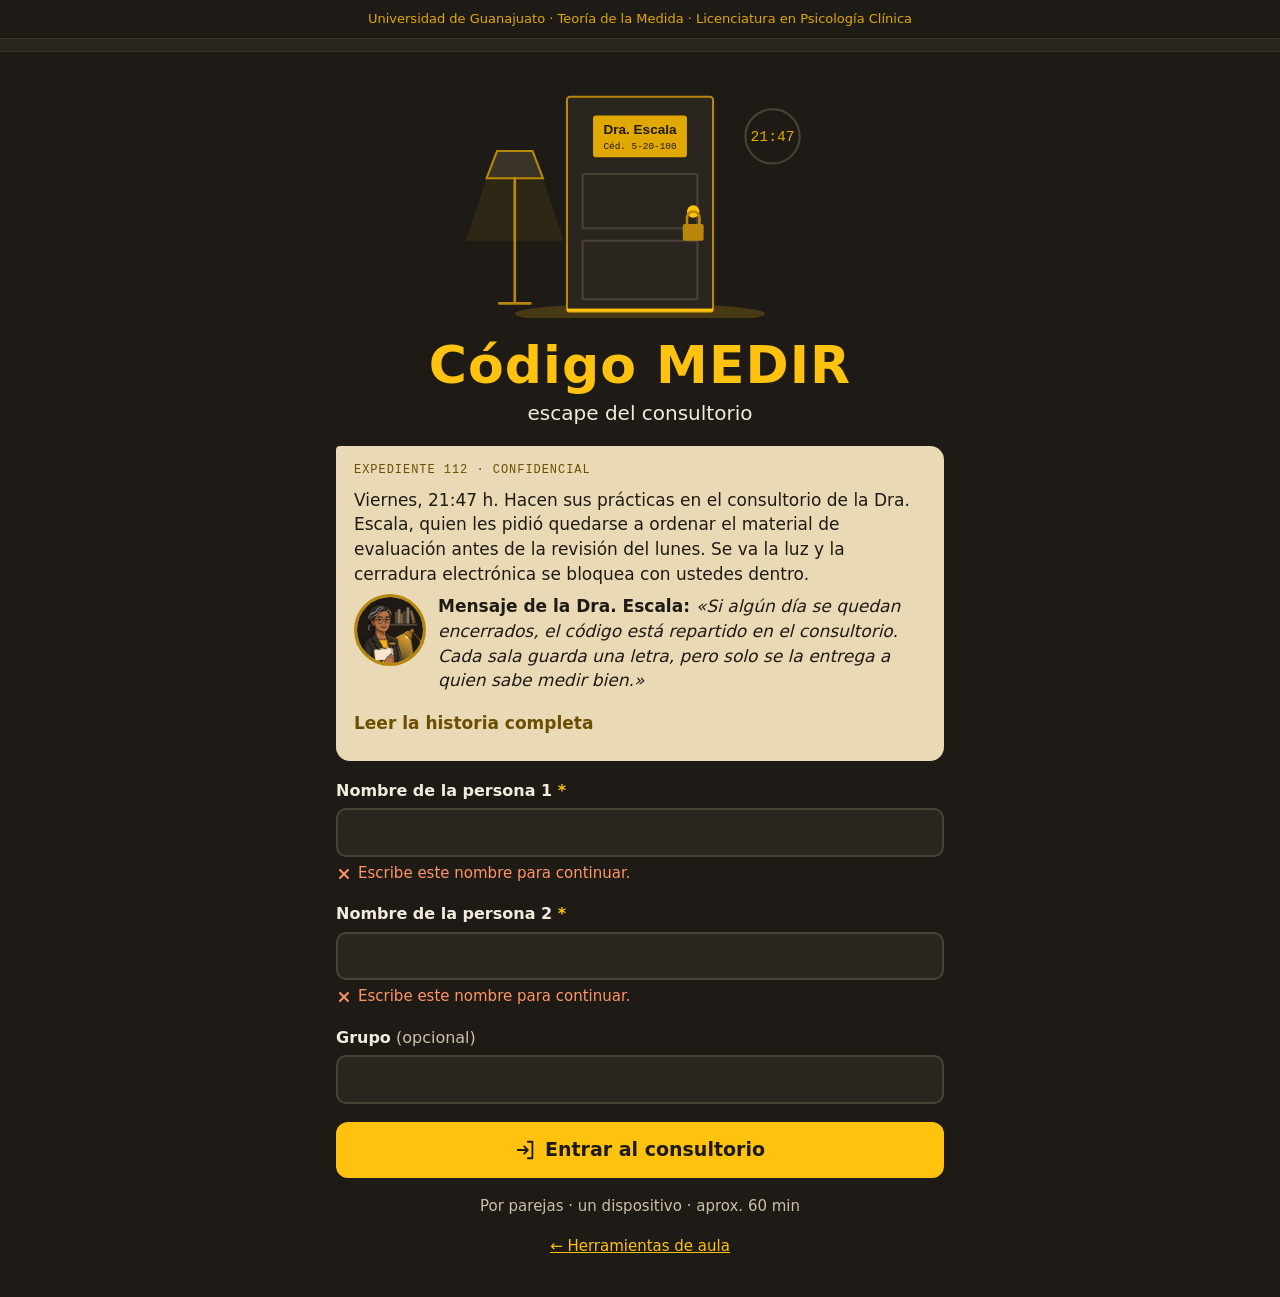
<file: escape-consultorio/index.html>
<!doctype html>
<html lang="es-MX">
<head>
  <meta charset="utf-8">
  <meta name="viewport" content="width=device-width, initial-scale=1">
  <title>Código MEDIR: escape del consultorio</title>
  <meta name="description" content="Escape room educativo de repaso para Teoría de la Medida (Psicología Clínica, Universidad de Guanajuato).">
  <meta name="theme-color" content="#1E1B16">
  <link rel="icon" href="data:image/svg+xml,%3Csvg xmlns='http://www.w3.org/2000/svg' viewBox='0 0 64 64'%3E%3Crect width='64' height='64' rx='14' fill='%231E1B16'/%3E%3Crect x='17' y='30' width='30' height='24' rx='4' fill='%23FFC20E'/%3E%3Cpath d='M23 30v-8a9 9 0 0 1 18 0v8' fill='none' stroke='%23FFC20E' stroke-width='5'/%3E%3C/svg%3E">
  <link rel="stylesheet" href="css/estilos.css">
</head>
<body>
  <a class="saltar" href="#principal">Saltar al contenido</a>
  <header class="encabezado">
    <p id="encabezado-texto">Universidad de Guanajuato · Teoría de la Medida · Licenciatura en Psicología Clínica</p>
  </header>
  <div id="barra" class="barra" hidden></div>
  <main id="principal" tabindex="-1">
    <noscript><p class="aviso">Esta actividad necesita JavaScript activado en el navegador.</p></noscript>
  </main>
  <div id="avisos" class="sr-only" aria-live="polite"></div>
  <script src="js/contenido.js"></script>
  <script src="js/app.js"></script>
</body>
</html>
</file>
<file: escape-consultorio/css/estilos.css>
/* Código MEDIR · escape del consultorio
   Paleta: consultorio nocturno + dorados de la identidad UG. */
:root {
  --noche: #1E1B16;
  --noche-2: #14120E;
  --tarjeta: #2A261F;
  --tarjeta-2: #3A3428;
  --linea: #4A4235;
  --texto: #F3EBDD;
  --suave: #CDBFA8;
  --apagado: #A39680;
  --oro: #FFC20E;
  --laton: #E0A800;
  --oro-viejo: #B8860B;
  --manila: #E9D9B5;
  --tinta-manila: #1E1B16;
  --bien: #74D3AE;
  --bien-fondo: #1F3A30;
  --mal: #FF9466;
  --mal-fondo: #43281C;
  --uv: #C3A6FF;
  --uv-fondo: #2B2240;
  --radio: 14px;
  --fuente: Calibri, Carlito, "Segoe UI", system-ui, -apple-system, Roboto, Arial, sans-serif;
  --mono: Consolas, Menlo, "Courier New", monospace;
}

* { box-sizing: border-box; }
html { -webkit-text-size-adjust: 100%; }
body {
  margin: 0;
  background: var(--noche);
  color: var(--texto);
  font-family: var(--fuente);
  font-size: 17px;
  line-height: 1.45;
  overflow-x: hidden;
}
body.uv { background: #1B1726; }
img, svg { max-width: 100%; }
h1, h2, h3 { line-height: 1.15; margin: 0; }
p { margin: 0; }
a { color: var(--oro); }
button, input, textarea, select { font: inherit; color: inherit; }

:focus-visible {
  outline: 3px solid var(--oro);
  outline-offset: 3px;
  border-radius: 6px;
}
h1[tabindex="-1"]:focus, main:focus { outline: none; }
.sr-only {
  position: absolute !important; width: 1px; height: 1px; padding: 0; margin: -1px;
  overflow: hidden; clip: rect(0, 0, 0, 0); white-space: nowrap; border: 0;
}
.saltar { position: absolute; left: -999px; top: 0; background: var(--oro); color: var(--noche); padding: 10px 14px; z-index: 10; font-weight: 700; }
.saltar:focus { left: 8px; top: 8px; }

.encabezado {
  padding: 10px 16px;
  border-bottom: 1px solid var(--tarjeta-2);
  text-align: center;
}
.encabezado p { font-size: 13px; color: var(--laton); line-height: 1.35; }

/* ---------- Barra de estado ---------- */
.barra {
  position: sticky; top: 0; z-index: 5;
  display: flex; align-items: center; justify-content: space-between; gap: 8px;
  padding: 6px 12px;
  background: var(--tarjeta);
  border-bottom: 1px solid var(--tarjeta-2);
}
.barra .dato { display: flex; align-items: center; gap: 6px; font-size: 15px; color: var(--suave); white-space: nowrap; }
.barra .dato strong { color: var(--texto); font-size: 17px; }
.barra .reloj { font-family: var(--mono); color: var(--oro); font-size: 16px; }
.barra .reloj-icono { color: var(--oro); }
.barra .boton-mapa {
  min-height: 44px; display: inline-flex; align-items: center; gap: 4px;
  padding: 0 8px; color: var(--oro); background: none; border: 0; font-weight: 700; cursor: pointer;
}

main { max-width: 640px; margin: 0 auto; padding: 18px 16px 40px; outline: none; }
.pantalla { display: flex; flex-direction: column; gap: 18px; }
.aviso { padding: 16px; background: var(--mal-fondo); border-radius: var(--radio); }

/* ---------- Botones ---------- */
.btn {
  min-height: 48px; padding: 10px 20px;
  border-radius: 12px; border: 2px solid transparent;
  font-size: 17px; font-weight: 700; cursor: pointer;
  display: inline-flex; align-items: center; justify-content: center; gap: 8px;
  text-decoration: none; text-align: center;
}
.btn-primario { background: var(--oro); color: var(--noche); }
.btn-primario:hover { background: #FFD24D; }
.btn-secundario { background: transparent; border-color: var(--oro-viejo); color: var(--oro); }
.btn-secundario:hover { background: rgba(255, 194, 14, .08); }
.btn-texto { background: none; border: 0; color: var(--suave); text-decoration: underline; font-weight: 400; padding: 10px 14px; }
.btn[disabled], .btn[aria-disabled="true"] { opacity: .5; cursor: not-allowed; }
.btn-grande { min-height: 56px; font-size: 19px; width: 100%; }
.fila-botones { display: flex; gap: 10px; flex-wrap: wrap; }
.fila-botones .btn { flex: 1 1 140px; }

/* ---------- Tarjetas ---------- */
.tarjeta { background: var(--tarjeta); border-radius: var(--radio); padding: 16px; display: flex; flex-direction: column; gap: 10px; }
.manila {
  background: var(--manila); color: var(--tinta-manila);
  border-radius: 4px 14px 14px 14px; padding: 16px 18px;
  display: flex; flex-direction: column; gap: 8px;
}
.manila a { color: #6B4E00; }
.etiqueta-mono { font-family: var(--mono); font-size: 12px; letter-spacing: .08em; text-transform: uppercase; }
.manila .etiqueta-mono { color: #6B4E00; }
.subtitulo-oro { font-size: 13px; font-weight: 700; letter-spacing: .08em; text-transform: uppercase; color: var(--laton); }

/* ---------- Inicio ---------- */
.puerta-inicio { display: block; width: 100%; height: auto; max-height: 240px; }
.titulo-juego { text-align: center; display: flex; flex-direction: column; gap: 4px; }
.titulo-juego h1 { font-size: 44px; color: var(--oro); letter-spacing: .02em; }
.titulo-juego p { font-size: 20px; }
.mensaje-doctora { display: flex; gap: 12px; align-items: flex-start; }
.mensaje-doctora img { width: 72px; height: 72px; border-radius: 50%; object-fit: cover; object-position: 50% 15%; border: 3px solid var(--oro-viejo); flex-shrink: 0; }
details.historia summary { cursor: pointer; font-weight: 700; color: #6B4E00; min-height: 44px; display: flex; align-items: center; }
details.historia p + p { margin-top: 8px; }
.campo { display: flex; flex-direction: column; gap: 6px; }
.campo label { font-weight: 700; font-size: 16px; }
.campo .opcional { font-weight: 400; color: var(--suave); }
.campo input, .campo textarea {
  min-height: 48px; padding: 10px 14px; border-radius: 10px;
  border: 2px solid var(--linea); background: var(--tarjeta); color: var(--texto); font-size: 17px; width: 100%;
}
.campo input:focus, .campo textarea:focus { border-color: var(--oro); }
.campo input[aria-invalid="true"] { border-color: var(--mal); }
.error-campo { color: var(--mal); font-size: 15px; display: flex; gap: 6px; align-items: center; }
.nota-pie { text-align: center; color: var(--suave); font-size: 15px; }

/* ---------- Mapa ---------- */
.letras { display: grid; grid-template-columns: repeat(5, minmax(0, 1fr)); gap: 8px; }
.ficha {
  height: 62px; border-radius: 10px;
  display: flex; align-items: center; justify-content: center;
  font-family: var(--mono); font-weight: 700; font-size: 32px;
  background: var(--tarjeta); border: 2px solid var(--oro); color: var(--oro);
}
.ficha.vacia { background: transparent; border: 2px dashed #6B604E; color: #8F826C; font-size: 20px; font-family: var(--fuente); }
.puertas { display: flex; flex-direction: column; gap: 10px; }
.puerta {
  display: flex; align-items: center; gap: 14px; width: 100%;
  min-height: 72px; padding: 12px 14px; border-radius: var(--radio);
  background: var(--tarjeta); border: 2px solid var(--tarjeta-2); color: var(--texto); text-align: left; cursor: pointer;
}
.puerta .icono { width: 44px; height: 44px; flex-shrink: 0; color: var(--oro); }
.puerta .info { flex: 1; display: flex; flex-direction: column; min-width: 0; }
.puerta .num { font-size: 14px; color: var(--suave); }
.puerta .nombre { font-size: 18px; font-weight: 700; }
.puerta .estado { display: flex; flex-direction: column; align-items: center; font-size: 13px; gap: 2px; flex-shrink: 0; min-width: 62px; }
.puerta.hecha .estado { color: var(--bien); }
.puerta.siguiente { background: #33291A; border-color: var(--oro); box-shadow: 0 0 24px rgba(255, 194, 14, .16); }
.puerta.siguiente .num { color: var(--oro); }
.puerta.siguiente .estado span.entrar { background: var(--oro); color: var(--noche); font-weight: 700; padding: 8px 12px; border-radius: 10px; font-size: 15px; }
.puerta.cerrada { background: #24211B; border-color: #2F2A22; cursor: not-allowed; }
.puerta.cerrada .icono, .puerta.cerrada .num, .puerta.cerrada .nombre, .puerta.cerrada .estado { color: var(--apagado); }
.puerta.final { border-style: dashed; }
.librero { display: flex; flex-direction: column; align-items: center; gap: 4px; margin-top: 4px; }
.librero svg { width: 100%; max-width: 360px; height: auto; }
.librero p { font-size: 13px; color: var(--apagado); }

/* ---------- Sala ---------- */
.cabeza-sala { display: flex; gap: 14px; align-items: center; }
.cabeza-sala .icono { width: 64px; height: 64px; flex-shrink: 0; color: var(--oro); }
.cabeza-sala .titulos { flex: 1; display: flex; flex-direction: column; gap: 2px; min-width: 0; }
.cabeza-sala h1 { font-size: 26px; }
.boton-uv {
  width: 52px; height: 52px; flex-shrink: 0; border-radius: 14px;
  border: 2px solid var(--linea); background: var(--tarjeta); color: var(--suave);
  display: flex; align-items: center; justify-content: center; cursor: pointer; padding: 0;
}
.boton-uv[aria-pressed="true"] { border-color: var(--uv); background: var(--uv-fondo); color: var(--uv); box-shadow: 0 0 18px rgba(195, 166, 255, .35); }
.nota-uv {
  border: 2px dashed var(--uv); border-radius: 12px; padding: 12px 14px;
  background: var(--uv-fondo); color: #DCCBFF; display: flex; gap: 12px; align-items: flex-start;
  animation: aparecer .4s ease-out;
}
.nota-uv img { width: 44px; height: 44px; border-radius: 50%; object-fit: cover; object-position: 50% 15%; flex-shrink: 0; filter: hue-rotate(220deg) saturate(.7); }
.nota-uv .etiqueta-mono { color: var(--uv); }
.nota-uv p { font-style: italic; }
.progreso { display: flex; gap: 6px; }
.progreso span { flex: 1; height: 6px; border-radius: 3px; background: var(--tarjeta-2); }
.progreso span.lleno { background: var(--oro); }
.cartel { background: var(--tarjeta); border: 1px solid var(--linea); border-radius: var(--radio); padding: 4px 16px; }
.cartel summary { cursor: pointer; font-weight: 700; color: var(--oro); min-height: 44px; display: flex; align-items: center; }
.cartel ul { margin: 0 0 12px; padding-left: 20px; display: flex; flex-direction: column; gap: 4px; }
.cartel p { margin-bottom: 8px; }
.consigna { font-size: 18px; }
.vale { text-align: center; color: var(--suave); font-size: 15px; }
.vale strong { color: var(--texto); }
.pista-caja { border: 2px solid var(--oro-viejo); border-radius: 12px; padding: 12px 14px; display: flex; gap: 10px; align-items: flex-start; background: #2E2614; }
.pista-caja svg { flex-shrink: 0; color: var(--oro); }

/* Clasificar */
.mazo { display: flex; flex-wrap: wrap; gap: 8px; }
.carta {
  min-height: 48px; padding: 8px 12px; border-radius: 10px; border: 2px solid transparent;
  background: var(--manila); color: var(--tinta-manila); font-size: 16px; text-align: left; cursor: pointer;
}
.carta[aria-pressed="true"] { outline: 3px solid var(--oro); outline-offset: 2px; font-weight: 700; }
.carta[aria-pressed="true"]::before { content: "▸ "; }
.mazo-vacio { color: var(--suave); font-size: 15px; }
.cajones { display: flex; flex-direction: column; gap: 10px; }
.cajon { border: 2px solid var(--linea); border-radius: 12px; background: var(--tarjeta); overflow: hidden; }
.cajon.activo { border-color: var(--oro-viejo); }
.cajon-boton {
  width: 100%; min-height: 52px; display: flex; justify-content: space-between; align-items: center; gap: 10px;
  padding: 10px 14px; background: var(--tarjeta-2); border: 0; color: var(--texto); cursor: pointer; text-align: left;
}
.cajon-boton .nombre { font-weight: 700; font-size: 17px; }
.cajon-boton .accion { font-size: 14px; color: var(--oro); }
.cajon-boton .tirador { width: 36px; height: 8px; border-radius: 4px; background: var(--oro-viejo); flex-shrink: 0; }
.cajon-contenido { display: flex; flex-wrap: wrap; gap: 6px; padding: 10px 12px; min-height: 44px; }
.cajon-contenido .vacio { color: var(--apagado); font-size: 14px; align-self: center; }
.ficha-colocada {
  min-height: 44px; padding: 6px 10px; border-radius: 8px; border: 2px solid transparent;
  background: var(--linea); color: var(--texto); font-size: 15px; text-align: left; cursor: pointer;
  display: inline-flex; align-items: center; gap: 6px;
}
.ficha-colocada[aria-pressed="true"] { outline: 3px solid var(--oro); outline-offset: 2px; }
.marca-bien { border-color: var(--bien) !important; }
.marca-mal { border-color: var(--mal) !important; }
.simbolo { font-weight: 700; }
.simbolo.bien { color: var(--bien); }
.simbolo.mal { color: var(--mal); }

/* Ordenar */
.lista-orden { list-style: none; margin: 0; padding: 0; display: flex; flex-direction: column; gap: 8px; }
.fila-orden {
  display: flex; align-items: center; gap: 8px;
  background: var(--manila); color: var(--tinta-manila);
  border-radius: 10px; padding: 6px 6px 6px 10px; border: 3px solid transparent;
}
.fila-orden.movida { animation: resaltar .6s ease-out; }
.fila-orden .pos { font-family: var(--mono); font-weight: 700; color: #6B4E00; min-width: 28px; font-size: 15px; text-align: center; }
.fila-orden .pos.etiqueta { min-width: 58px; font-size: 13px; }
.fila-orden .texto { flex: 1; font-size: 16px; min-width: 0; }
.fila-orden .flechas { display: flex; flex-direction: column; gap: 4px; }
.flecha {
  width: 44px; height: 40px; border-radius: 8px; border: 0;
  background: var(--noche); color: var(--oro); cursor: pointer; display: flex; align-items: center; justify-content: center;
}
.flecha[disabled] { opacity: .25; cursor: default; }
.fila-orden .simbolo { min-width: 18px; text-align: center; }
.fila-orden .simbolo.bien { color: #1B6B4C; }
.fila-orden .simbolo.mal { color: #A8401A; }
.fila-orden.marca-bien { border-color: #1B6B4C !important; }
.fila-orden.marca-mal { border-color: #C4511F !important; }

/* Emparejar y opciones */
fieldset { border: 0; margin: 0; padding: 0; min-width: 0; }
.pregunta { background: var(--tarjeta); border-radius: var(--radio); padding: 14px; display: flex; flex-direction: column; gap: 10px; border: 2px solid transparent; }
.pregunta legend { font-size: 17px; font-weight: 700; padding: 0; margin-bottom: 10px; float: left; width: 100%; }
.pregunta legend + * { clear: both; }
.opcion {
  display: flex; gap: 10px; align-items: flex-start; min-height: 48px; padding: 10px 12px;
  border-radius: 10px; border: 2px solid var(--linea); background: var(--noche); cursor: pointer;
}
.opcion input { width: 22px; height: 22px; margin: 1px 0 0; flex-shrink: 0; accent-color: var(--oro); }
.opcion:has(input:checked) { border-color: var(--oro); background: #33291A; }
.opcion:has(input:focus-visible) { outline: 3px solid var(--oro); outline-offset: 2px; }
.opciones-en-linea { display: flex; gap: 8px; flex-wrap: wrap; }
.opciones-en-linea .opcion { flex: 1 1 120px; align-items: center; }
select.selector {
  width: 100%; min-height: 48px; padding: 8px 12px; border-radius: 10px;
  border: 2px solid var(--linea); background: var(--noche); color: var(--texto); font-size: 16px;
}
select.selector:focus { border-color: var(--oro); }
.retro-item { font-size: 15px; display: flex; gap: 6px; align-items: flex-start; }
.retro-item.bien { color: var(--bien); }
.retro-item.mal { color: var(--mal); }
.retro-item span:last-child { color: var(--texto); }

/* Retroalimentación general */
.retro { display: flex; gap: 10px; align-items: flex-start; padding: 12px 14px; border-radius: 12px; border: 2px solid; animation: aparecer .3s ease-out; }
.retro svg { flex-shrink: 0; margin-top: 2px; }
.retro.bien { background: var(--bien-fondo); border-color: var(--bien); }
.retro.mal { background: var(--mal-fondo); border-color: var(--mal); }
.retro .cuerpo { display: flex; flex-direction: column; gap: 6px; }
.retro ul { margin: 4px 0 0; padding-left: 18px; display: flex; flex-direction: column; gap: 4px; }

/* Redactar */
.indicador { font-size: 19px; font-weight: 700; color: var(--oro); }
.contador { font-size: 14px; color: var(--suave); text-align: right; }
.revisiones { list-style: none; margin: 0; padding: 0; display: flex; flex-direction: column; gap: 6px; }
.revisiones li { display: flex; gap: 8px; align-items: flex-start; font-size: 15px; }
.revisiones li.ok .simbolo { color: var(--bien); }
.revisiones li.no .simbolo { color: var(--mal); }
.casilla { display: flex; gap: 10px; align-items: center; min-height: 44px; cursor: pointer; }
.casilla input { width: 24px; height: 24px; accent-color: var(--oro); flex-shrink: 0; }

/* ---------- Revelación de letra ---------- */
.revelacion { align-items: center; text-align: center; padding-top: 12px; }
.candado { width: 200px; height: 150px; }
.candado .arco { transform-origin: 122px 74px; animation: abrir-arco .9s .3s ease-out both; }
.candado .rayos { animation: aparecer .6s 1s ease-out both; }
.superada { color: var(--bien); font-weight: 700; letter-spacing: .1em; font-size: 15px; display: inline-flex; gap: 6px; align-items: center; }
.letra-grande {
  width: 120px; height: 140px; border-radius: 18px; margin: 0 auto;
  background: var(--tarjeta); border: 3px solid var(--oro); box-shadow: 0 0 48px rgba(255, 194, 14, .35);
  display: flex; align-items: center; justify-content: center;
  font-family: var(--mono); font-size: 88px; font-weight: 700; color: var(--oro);
  animation: brotar .8s 1.1s cubic-bezier(.2, 1.4, .4, 1) both;
}
.desglose { display: flex; flex-wrap: wrap; justify-content: center; gap: 4px 12px; color: var(--suave); font-size: 15px; }
.desglose strong { color: var(--texto); font-size: 22px; }
.revelacion .manila { text-align: left; width: 100%; }

/* ---------- Puerta final ---------- */
.marco-puerta { perspective: 900px; align-self: center; width: 270px; max-width: 100%; }
.hoja-puerta {
  padding: 24px 16px 22px; border-radius: 6px 6px 0 0;
  background: var(--tarjeta); border: 3px solid var(--oro-viejo); border-bottom: 0;
  display: flex; flex-direction: column; align-items: center; gap: 16px;
  transform-origin: left center; transition: transform 1.4s ease-in-out;
}
.marco-puerta.abierta { background: radial-gradient(circle at 50% 50%, #FFE9A8, var(--oro) 70%); border-radius: 6px 6px 0 0; }
.marco-puerta.abierta .hoja-puerta { transform: rotateY(-100deg); }
.placa-salida { width: 96px; height: 28px; border-radius: 3px; background: var(--laton); color: var(--noche); font-size: 13px; font-weight: 700; display: flex; align-items: center; justify-content: center; }
.casillas { display: grid; grid-template-columns: repeat(5, minmax(0, 1fr)); gap: 6px; width: 100%; }
.casilla-letra {
  height: 52px; border-radius: 8px; background: var(--noche-2); border: 2px solid #6B604E;
  display: flex; align-items: center; justify-content: center;
  font-family: var(--mono); font-size: 28px; font-weight: 700; color: var(--oro);
}
.teclas { display: grid; grid-template-columns: repeat(5, minmax(0, 1fr)); gap: 8px; }
.tecla {
  height: 60px; border-radius: 12px; border: 2px solid var(--oro); background: var(--tarjeta); color: var(--oro);
  font-family: var(--mono); font-size: 28px; font-weight: 700; cursor: pointer;
}
.tecla[disabled] { border-style: dashed; border-color: var(--linea); color: #6B604E; background: transparent; cursor: default; }

/* ---------- Final y constancia ---------- */
.retrato { width: 100%; max-width: 300px; align-self: center; border-radius: 16px; border: 3px solid var(--oro-viejo); box-shadow: 0 0 40px rgba(255, 194, 14, .2); }
.final-escena { text-align: center; }
.constancia {
  background: #F7F0E1; color: var(--noche); border-radius: 8px; padding: 22px 18px;
  border-top: 6px solid var(--oro); display: flex; flex-direction: column; gap: 14px;
}
.constancia .encabezado-c { font-size: 12px; color: #5C4A1E; text-align: center; }
.constancia .titulo-c { display: flex; align-items: center; gap: 12px; }
.constancia .titulo-c h1 { font-size: 28px; }
.constancia .sello { width: 96px; height: 96px; flex-shrink: 0; }
.constancia .etiqueta-mono { color: #6B4E00; }
.datos { display: grid; grid-template-columns: repeat(2, minmax(0, 1fr)); gap: 8px; }
.dato-c { background: #EFE4CB; border-radius: 8px; padding: 8px 12px; display: flex; flex-direction: column; }
.dato-c span { font-size: 13px; color: #5C4A1E; }
.dato-c strong { font-size: 17px; overflow-wrap: anywhere; }
.dato-c.ancho { grid-column: span 2; }
.tabla-salas { width: 100%; border-collapse: collapse; font-size: 14px; }
.tabla-salas th, .tabla-salas td { text-align: left; padding: 5px 4px; border-bottom: 1px solid #DCCFAE; }
.tabla-salas td.num, .tabla-salas th.num { text-align: right; }
.item-c { border: 1.5px dashed var(--oro-viejo); border-radius: 8px; padding: 12px; display: flex; flex-direction: column; gap: 8px; }
.item-c .item-texto { font-size: 17px; font-style: italic; overflow-wrap: anywhere; }
.escala-c { display: grid; grid-template-columns: repeat(5, minmax(0, 1fr)); gap: 4px; text-align: center; font-size: 11px; line-height: 1.15; color: #3A2E14; }
.escala-c div { display: flex; flex-direction: column; align-items: center; gap: 3px; }
.escala-c b { width: 22px; height: 22px; border: 1.5px solid #6B4E00; border-radius: 4px; display: flex; align-items: center; justify-content: center; }
.referencias p { font-size: 14px; padding-left: 22px; text-indent: -22px; }
.instruccion { text-align: center; color: var(--suave); }

/* ---------- Animaciones ---------- */
@keyframes aparecer { from { opacity: 0; transform: translateY(6px); } to { opacity: 1; transform: none; } }
@keyframes abrir-arco { from { transform: none; } to { transform: translateY(-10px) rotate(30deg); } }
@keyframes brotar { from { opacity: 0; transform: scale(.4) rotateY(90deg); } to { opacity: 1; transform: none; } }
@keyframes resaltar { from { background: #FFE9A8; } to { background: var(--manila); } }

@media (prefers-reduced-motion: reduce) {
  *, *::before, *::after { animation: none !important; transition: none !important; }
  .candado .arco { transform: translateY(-10px) rotate(30deg); }
}

@media (min-width: 700px) {
  main { padding-top: 26px; }
  .titulo-juego h1 { font-size: 52px; }
}

/* ---------- Impresión ---------- */
@media print {
  @page { margin: 14mm; }
  body, body.uv { background: #fff; color: #000; font-size: 12pt; }
  .encabezado, .barra, .saltar, .no-imprimir, #avisos { display: none !important; }
  main { max-width: none; padding: 0; }
  .constancia { border: 1px solid #999; border-top: 6px solid #B8860B; background: #fff; box-shadow: none; }
  .dato-c { background: #f4f4f4; }
  * { animation: none !important; }
}
</file>
